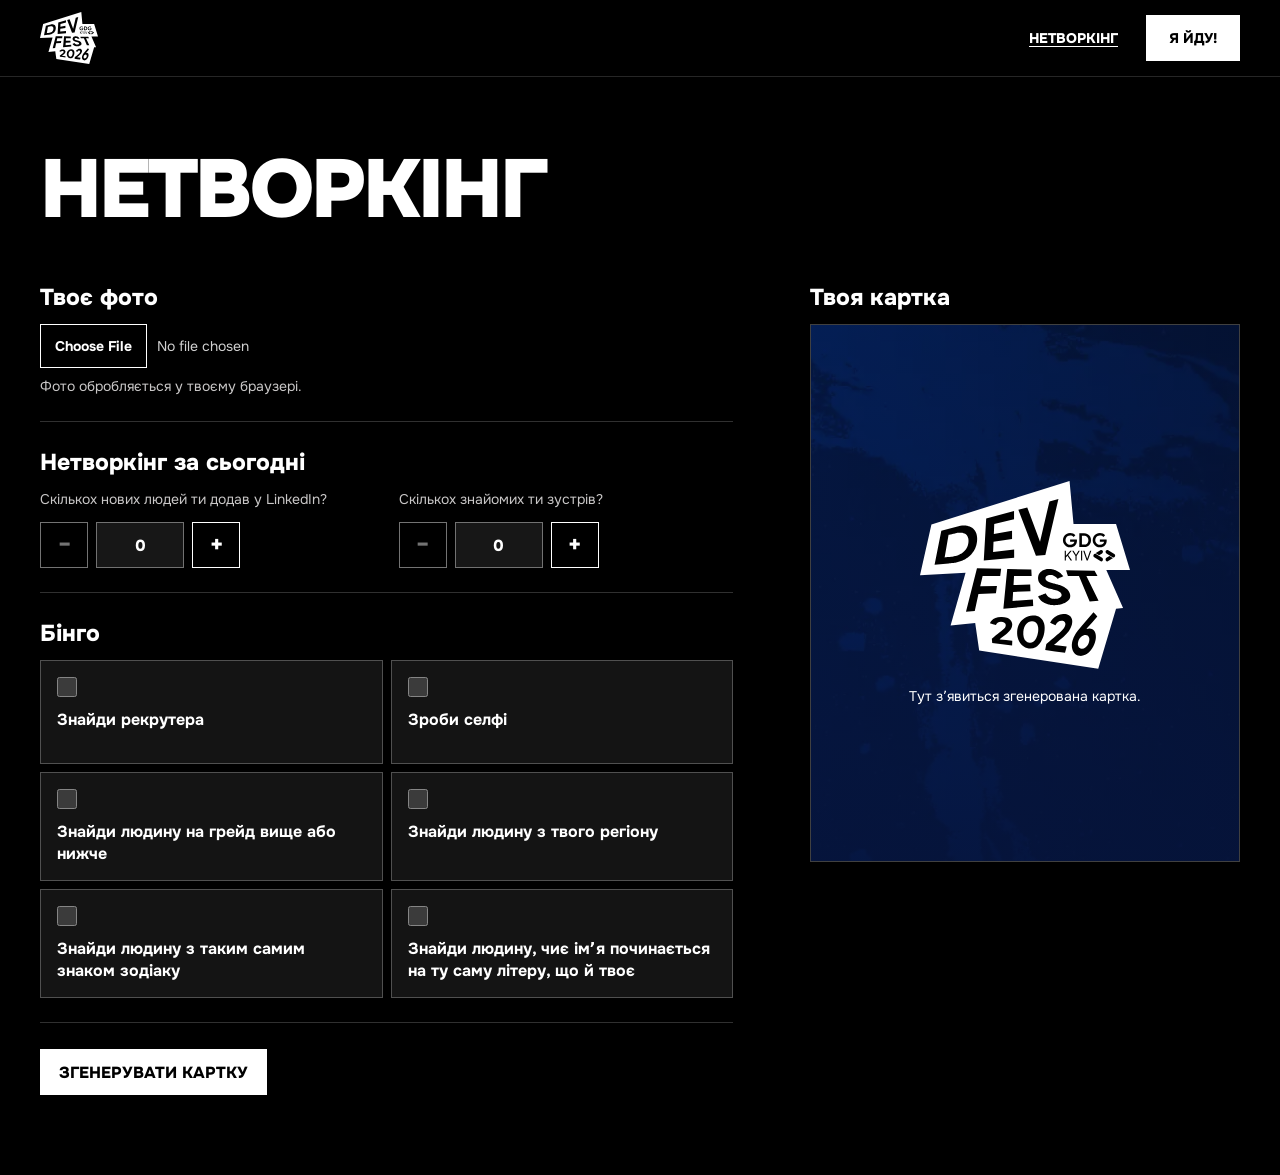
<file: networking/index.html>
<!doctype html>
<html lang="uk">
<head>
<meta charset="utf-8">
<meta name="viewport" content="width=device-width, initial-scale=1">
<title>Нетворкінг — DevFest Kyiv 2026</title>
<meta name="description" content="Порахуй нові контакти в LinkedIn та зустрічі зі знайомими, відміть завдання бінго й створи картку DevFest Kyiv 2026.">
<meta name="theme-color" content="#000000">
<link rel="icon" href="../assets/logo.svg" type="image/svg+xml">
<link rel="preconnect" href="https://fonts.googleapis.com">
<link rel="preconnect" href="https://fonts.gstatic.com" crossorigin>
<link rel="stylesheet" href="https://fonts.googleapis.com/css2?family=Onest:wght@400;500;600;700;800;900&amp;display=swap">
<link rel="stylesheet" href="style.css?v=2">
<script type="module" src="app.js?v=4"></script>
</head>
<body>
<header class="site-header">
  <div class="wrap header-inner">
    <a href="../" aria-label="DevFest Kyiv 2026 — на головну">
      <img src="../assets/logo.svg" alt="DevFest Kyiv 2026" height="52">
    </a>
    <nav aria-label="Основна навігація">
      <a class="header-link" href="./" aria-current="page">Нетворкінг</a>
      <a class="button button-primary header-button" href="../#generator">Я йду!</a>
    </nav>
  </div>
</header>

<main class="wrap">
  <h1>Нетворкінг</h1>
  <div class="layout">
    <form id="networking-form">
      <fieldset>
        <legend>Твоє фото</legend>
        <div class="photo">
          <img id="photo-preview" class="photo-preview" alt="Вибране фото" width="64" height="64" hidden>
          <div>
            <input id="photo" class="photo-input" name="photo" type="file" accept="image/*" aria-label="Вибрати фото" aria-describedby="photo-help" required>
            <p id="photo-help" class="hint">Фото обробляється у твоєму браузері.</p>
          </div>
        </div>
      </fieldset>

      <fieldset>
        <legend>Нетворкінг за сьогодні</legend>
        <div class="counters">
          <div>
            <label for="connections" class="hint">Скількох нових людей ти додав у LinkedIn?</label>
            <div class="counter">
              <button type="button" class="button counter-button" data-step="-1" aria-label="Зменшити кількість контактів у LinkedIn" disabled>−</button>
              <input id="connections" name="connections" type="number" inputmode="numeric" min="0" max="9999" step="1" value="0" required>
              <button type="button" class="button counter-button" data-step="1" aria-label="Збільшити кількість контактів у LinkedIn">+</button>
            </div>
          </div>
          <div>
            <label for="acquaintances" class="hint">Скількох знайомих ти зустрів?</label>
            <div class="counter">
              <button type="button" class="button counter-button" data-step="-1" aria-label="Зменшити кількість зустрінутих знайомих" disabled>−</button>
              <input id="acquaintances" name="acquaintances" type="number" inputmode="numeric" min="0" max="9999" step="1" value="0" required>
              <button type="button" class="button counter-button" data-step="1" aria-label="Збільшити кількість зустрінутих знайомих">+</button>
            </div>
          </div>
        </div>
      </fieldset>

      <fieldset>
        <legend>Бінго</legend>
        <div id="bingo" class="bingo">
          <label><input type="checkbox" name="task"><span>Знайди рекрутера</span></label>
          <label><input type="checkbox" name="task"><span>Зроби селфі</span></label>
          <label><input type="checkbox" name="task"><span>Знайди людину на грейд вище або нижче</span></label>
          <label><input type="checkbox" name="task"><span>Знайди людину з твого регіону</span></label>
          <label><input type="checkbox" name="task"><span>Знайди людину з таким самим знаком зодіаку</span></label>
          <label><input type="checkbox" name="task"><span>Знайди людину, чиє імʼя починається на ту саму літеру, що й твоє</span></label>
        </div>
      </fieldset>

      <button id="generate" type="submit" class="button button-primary generate" disabled>Згенерувати картку</button>
      <p id="form-status" class="hint status" role="status"></p>
    </form>

    <section class="preview" aria-labelledby="preview-title">
      <h2 id="preview-title">Твоя картка</h2>
      <div id="placeholder" class="placeholder">
        <img src="../assets/logo.svg" alt="" width="210">
        <p>Тут зʼявиться згенерована картка.</p>
      </div>
      <div id="result" hidden>
        <img id="result-image" class="card" width="1080" height="1350" alt="Твоя картка нетворкінгу DevFest Kyiv 2026">
        <div class="result-actions">
          <a id="download" class="button button-primary" download="devfest-kyiv-2026-networking.png">Завантажити PNG</a>
          <button id="share" type="button" class="button" hidden>Поділитися</button>
        </div>
        <p class="hint">Додай PNG як фото до допису в LinkedIn.</p>
        <p id="share-status" class="hint status" role="status"></p>
      </div>
    </section>
  </div>
</main>
</body>
</html>
</file>
<file: networking/style.css>
:root {
  color-scheme: dark;
  color: #fff;
  background: #000;
  font-family: Onest, system-ui, sans-serif;
}

* { box-sizing: border-box; }
body { margin: 0; }
[hidden] { display: none !important; }
a { color: inherit; }
button, input { font: inherit; }

:focus-visible {
  outline: 3px solid #9cbcff;
  outline-offset: 3px;
}

.wrap {
  width: min(100%, 1280px);
  margin-inline: auto;
  padding-inline: clamp(16px, 4vw, 40px);
}

.site-header {
  border-bottom: 1px solid #262626;
}

.header-inner,
.header-inner nav {
  display: flex;
  align-items: center;
  gap: clamp(12px, 4vw, 28px);
}

.header-inner {
  justify-content: space-between;
  min-height: 76px;
}

.header-inner img { display: block; }

.header-link {
  display: inline-flex;
  align-items: center;
  min-height: 44px;
  font-size: 14px;
  font-weight: 800;
  text-transform: uppercase;
  text-underline-offset: .24em;
}

.button {
  display: inline-flex;
  align-items: center;
  justify-content: center;
  min-height: 46px;
  padding: 10px 18px;
  border: 1px solid #fff;
  background: #000;
  color: #fff;
  font-weight: 800;
  text-decoration: none;
  cursor: pointer;
}

.button:hover { background: #262626; }
.button:disabled { opacity: .45; cursor: default; }

.button-primary {
  background: #fff;
  color: #000;
}

.button-primary:hover { background: #d7e3ff; }

.header-button {
  padding-inline: clamp(12px, 3vw, 22px);
  font-size: 14px;
  text-transform: uppercase;
  white-space: nowrap;
}

main { padding-block: clamp(32px, 6vw, 72px) 80px; }

h1 {
  margin: 0 0 clamp(28px, 5vw, 52px);
  font-size: clamp(36px, 8vw, 82px);
  line-height: 1;
  font-weight: 900;
  letter-spacing: -.035em;
  text-transform: uppercase;
}

.layout {
  display: grid;
  grid-template-columns: minmax(0, 1fr) minmax(0, 430px);
  gap: clamp(32px, 6vw, 88px);
  align-items: start;
}

fieldset {
  min-width: 0;
  margin: 0 0 26px;
  padding: 0 0 24px;
  border: 0;
  border-bottom: 1px solid #303030;
}

legend, h2 {
  margin: 0 0 12px;
  padding: 0;
  font-size: 23px;
  font-weight: 800;
}

.photo {
  display: flex;
  flex-wrap: wrap;
  align-items: center;
  gap: 12px;
}

.photo > div { max-width: 100%; }
.photo-preview { object-fit: cover; }

.photo-input {
  width: 100%;
  max-width: 340px;
  font-size: 14px;
  color: #d1d1d1;
}

.photo-input::file-selector-button {
  min-height: 44px;
  margin-inline-end: 10px;
  padding-inline: 14px;
  border: 1px solid #fff;
  background: #000;
  color: #fff;
  font: inherit;
  font-weight: 700;
  cursor: pointer;
}

.hint {
  margin: 8px 0 0;
  color: #c9c7c7;
  font-size: 14px;
  line-height: 1.5;
}

.counters {
  display: flex;
  flex-wrap: wrap;
  gap: 18px 24px;
}

.counters > div {
  display: flex;
  flex: 1 1 210px;
  flex-direction: column;
  justify-content: space-between;
}

.counters label { margin: 0; }

.counter {
  display: flex;
  gap: 8px;
  margin-top: 12px;
}

.counter-button {
  width: 48px;
  padding: 0;
  font-size: 22px;
}

.counter input {
  width: 88px;
  min-height: 46px;
  padding: 4px;
  border: 1px solid #727272;
  background: #171717;
  color: #fff;
  font-weight: 800;
  font-variant-numeric: tabular-nums;
  text-align: center;
  appearance: textfield;
}

.counter input::-webkit-inner-spin-button { appearance: none; }

.bingo {
  display: grid;
  grid-template-columns: repeat(2, minmax(0, 1fr));
  gap: 8px;
}

.bingo label {
  display: flex;
  flex-direction: column;
  align-items: flex-start;
  gap: 12px;
  min-height: 104px;
  padding: clamp(10px, 3vw, 16px);
  border: 1px solid #505050;
  background: #141414;
  font-weight: 700;
  line-height: 1.35;
  overflow-wrap: anywhere;
  cursor: pointer;
}

.bingo label:has(:checked) {
  border-color: #9cbcff;
  background: #16295a;
}

.bingo input {
  width: 20px;
  height: 20px;
  margin: 0;
  accent-color: #9cbcff;
}

.generate { text-transform: uppercase; }
.status:empty { margin: 0; }

.placeholder, .card {
  width: 100%;
  aspect-ratio: 4 / 5;
  border: 1px solid #404040;
}

.placeholder {
  display: grid;
  align-content: center;
  justify-items: center;
  gap: 18px;
  padding: 20px;
  background: linear-gradient(#06133999, #061339e8), #0a1c53 url("../assets/tx-blue.webp") center / cover;
  text-align: center;
}

.placeholder img { width: min(60%, 210px); }
.placeholder p { margin: 0; font-size: 14px; }
.card { display: block; height: auto; }

.result-actions {
  display: flex;
  flex-wrap: wrap;
  gap: 8px;
  margin-top: 12px;
}

.result-actions .button { font-size: 14px; }

@media (max-width: 760px) {
  .layout { grid-template-columns: minmax(0, 1fr); }
  .preview { width: min(100%, 430px); }
}
</file>
